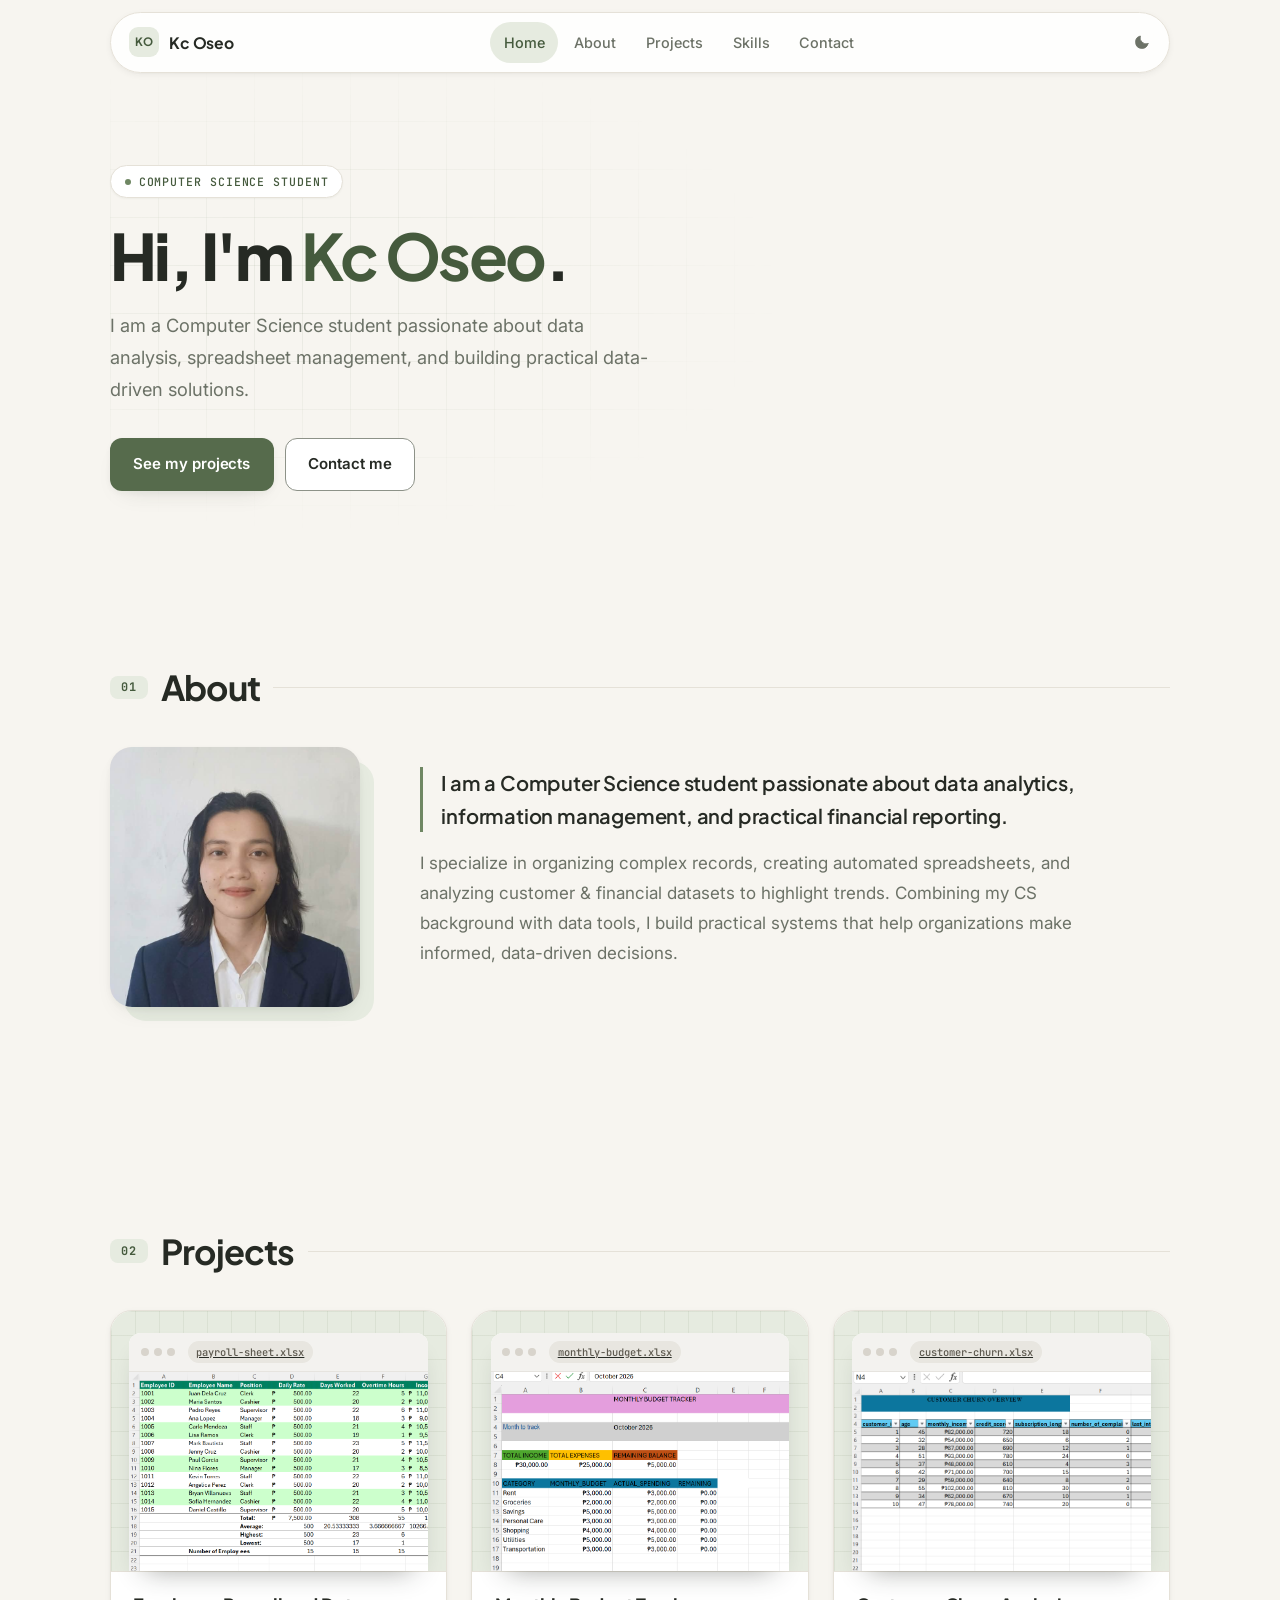
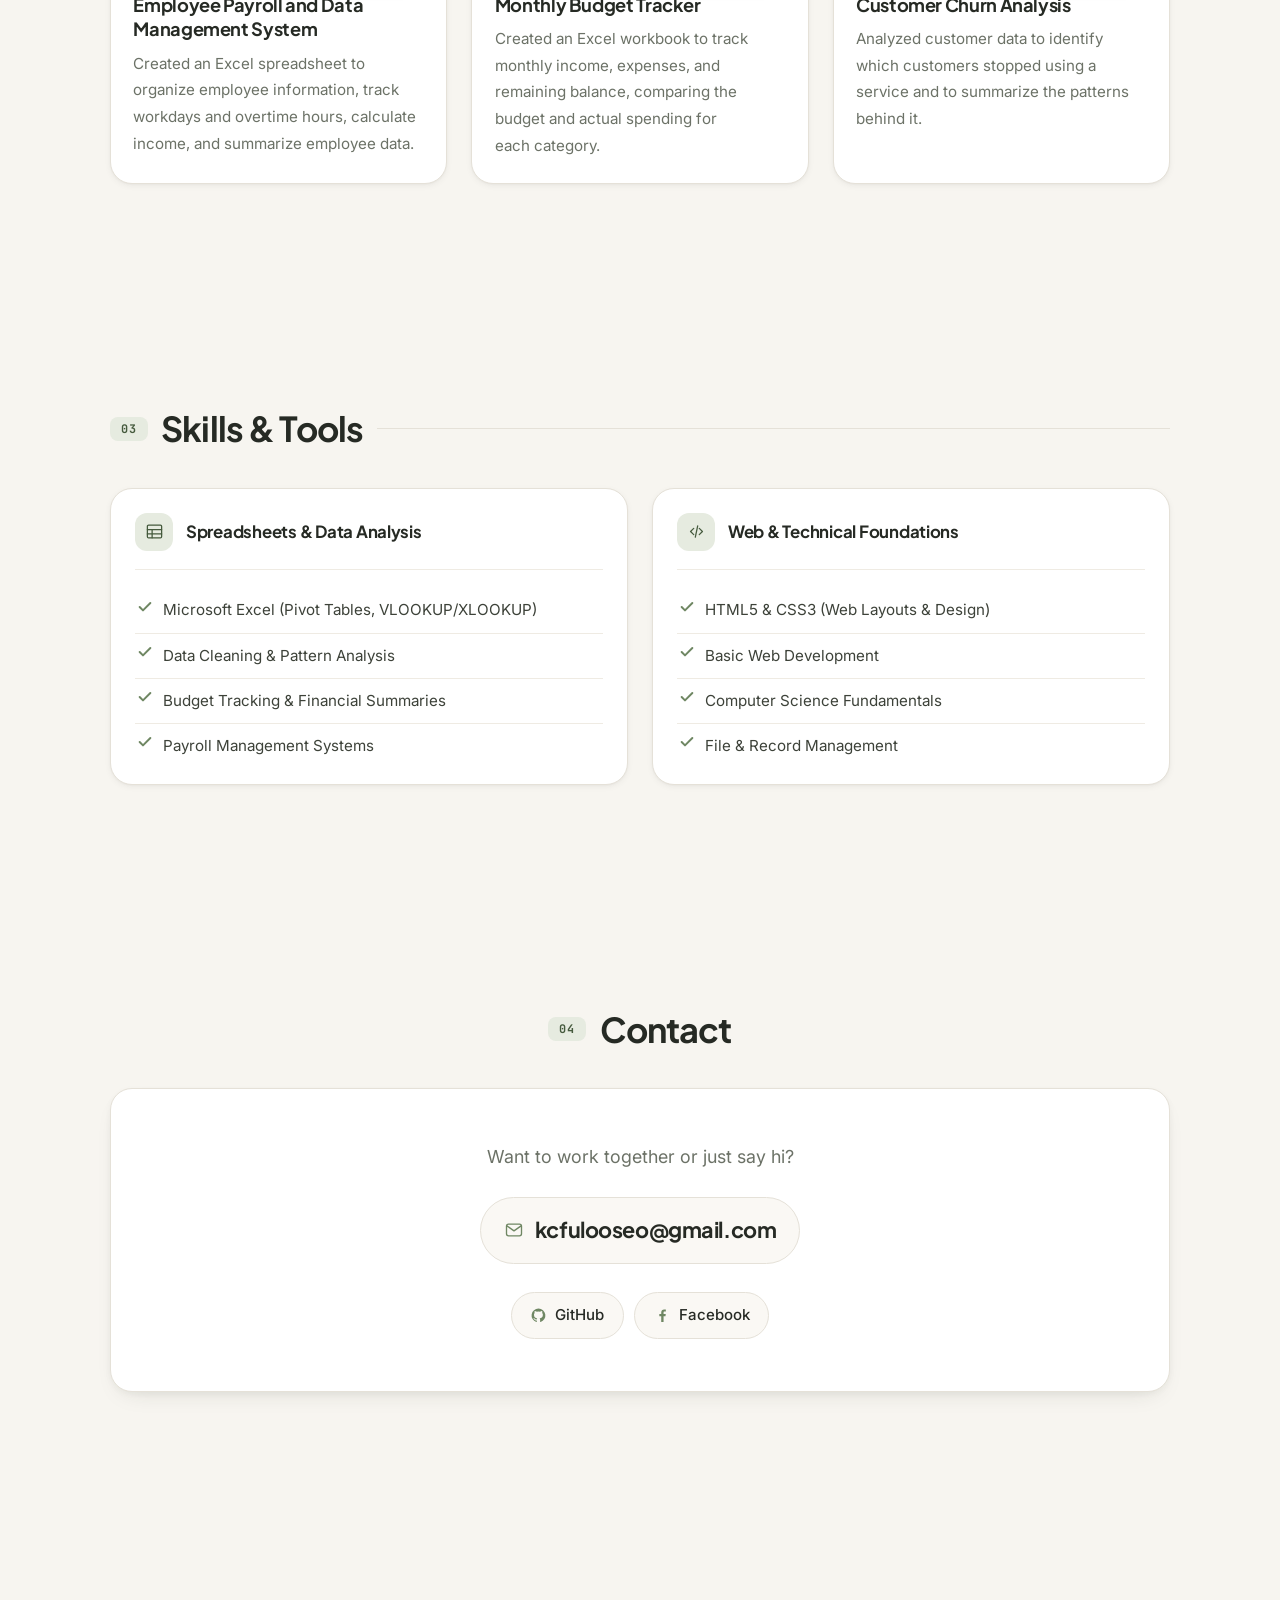
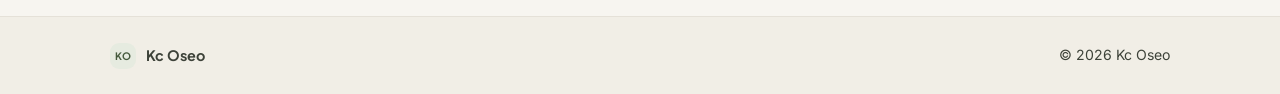
<file: index.html>
<!DOCTYPE html>
<html lang="en" data-theme="light">
<head>
  <meta charset="UTF-8">
  <meta name="viewport" content="width=device-width, initial-scale=1.0">
  <title>Kc Oseo — Portfolio</title>
  <meta name="description" content="Portfolio of Kc Oseo, a Computer Science student specializing in data analysis, spreadsheet management, and data reporting.">
  <meta name="theme-color" content="#f7f5f0">
  <link rel="preconnect" href="https://fonts.googleapis.com">
  <link rel="preconnect" href="https://fonts.gstatic.com" crossorigin>
  <link href="https://fonts.googleapis.com/css2?family=Plus+Jakarta+Sans:wght@500;600;700;800&family=Inter:wght@400;500;600&family=JetBrains+Mono:wght@500;700&display=swap" rel="stylesheet">
  <link rel="stylesheet" href="style.css">
  <script>
    (function () {
      document.documentElement.classList.add("js");
      try {
        var saved = localStorage.getItem("kc-theme");
        var prefersDark = window.matchMedia("(prefers-color-scheme: dark)").matches;
        document.documentElement.setAttribute("data-theme", saved || (prefersDark ? "dark" : "light"));
      } catch (e) {
        document.documentElement.setAttribute("data-theme", "light");
      }
    })();
  </script>
</head>
<body>

  <div class="scroll-progress" aria-hidden="true"><span class="scroll-progress__bar"></span></div>

  <a class="skip-link" href="#top">Skip to content</a>

  <header class="site-header" data-header>
    <a class="brand" href="#top" aria-label="Kc Oseo — back to top">
      <span class="brand__mark" aria-hidden="true">KO</span>
      <span class="brand__name">Kc Oseo</span>
    </a>

    <nav id="primary-nav" aria-label="Main">
      <a href="#top">Home</a>
      <a href="#about">About</a>
      <a href="#work">Projects</a>
      <a href="#skills">Skills</a>
      <a href="#contact">Contact</a>
    </nav>

    <div class="header-actions">
      <button class="icon-btn" type="button" data-theme-toggle aria-label="Switch between light and dark theme" aria-pressed="false">
        <svg class="icon icon--sun" viewBox="0 0 24 24" aria-hidden="true" focusable="false">
          <circle cx="12" cy="12" r="4.2"/>
          <path d="M12 2.5v2.2M12 19.3v2.2M4.2 4.2l1.6 1.6M18.2 18.2l1.6 1.6M2.5 12h2.2M19.3 12h2.2M4.2 19.8l1.6-1.6M18.2 5.8l1.6-1.6"/>
        </svg>
        <svg class="icon icon--moon" viewBox="0 0 24 24" aria-hidden="true" focusable="false">
          <path d="M20 14.2A8.2 8.2 0 0 1 9.8 4 8.4 8.4 0 1 0 20 14.2Z"/>
        </svg>
      </button>
      <button class="icon-btn nav-toggle" type="button" data-nav-toggle aria-expanded="false" aria-controls="primary-nav" aria-label="Open navigation menu">
        <span class="nav-toggle__bar"></span>
        <span class="nav-toggle__bar"></span>
      </button>
    </div>
  </header>

  <main id="top">

    <!-- HERO -->
    <section class="hero">
      <div class="hero__grid-bg" aria-hidden="true"></div>

      <div class="hero__inner">
        <p class="eyebrow" data-reveal>
          <span class="eyebrow__dot" aria-hidden="true"></span>
          Computer Science Student
        </p>

        <h1 data-reveal>Hi, I'm <span class="hero__name">Kc Oseo</span>.</h1>

        <p class="lead" data-reveal>I am a Computer Science student passionate about data analysis, spreadsheet management, and building practical data-driven solutions.</p>

        <div class="actions" data-reveal>
          <a class="btn btn-primary" href="#work">See my projects</a>
          <a class="btn btn-secondary" href="#contact">Contact me</a>
        </div>
      </div>
    </section>

    <!-- ABOUT -->
    <section id="about" class="section">
      <h2 class="section-title" data-reveal><span class="section-title__num">01</span> About</h2>
      <div class="about-grid">
        <div class="about-media" data-reveal>
          <span class="about-media__frame" aria-hidden="true"></span>
          <img class="avatar" src="images/profile.jpg" alt="Photo of Kc Oseo" width="260" height="260">
        </div>
        <div class="about-text" data-reveal>
          <p class="about-text__lead">I am a Computer Science student passionate about data analytics, information management, and practical financial reporting.</p>
          <p>I specialize in organizing complex records, creating automated spreadsheets, and analyzing customer &amp; financial datasets to highlight trends. Combining my CS background with data tools, I build practical systems that help organizations make informed, data-driven decisions.</p>
        </div>
      </div>
    </section>

    <!-- PROJECTS -->
    <section id="work" class="section">
      <h2 class="section-title" data-reveal><span class="section-title__num">02</span> Projects</h2>
      <div class="cards">

        <article class="card" data-reveal>
          <div class="project-shot">
            <a class="window" href="images/excel-project.png" target="_blank" rel="noopener" aria-label="Open full-size screenshot of the payroll spreadsheet">
              <span class="window-bar" aria-hidden="true">
                <i></i><i></i><i></i>
                <span class="window-bar__url">payroll-sheet.xlsx</span>
              </span>
              <img class="project-img" src="images/excel-project.png" alt="Excel spreadsheet showing employee payroll data with daily rate, days worked, overtime hours, and income, plus totals and averages">
            </a>
          </div>
          <div class="card-body">
            <h3>Employee Payroll and Data Management System</h3>
            <p>Created an Excel spreadsheet to organize employee information, track workdays and overtime hours, calculate income, and summarize employee data.</p>
          </div>
        </article>

        <article class="card" data-reveal>
          <div class="project-shot">
            <a class="window" href="images/excel-budget.png" target="_blank" rel="noopener" aria-label="Open full-size screenshot of the budget tracker">
              <span class="window-bar" aria-hidden="true">
                <i></i><i></i><i></i>
                <span class="window-bar__url">monthly-budget.xlsx</span>
              </span>
              <img class="project-img" src="images/excel-budget.png" alt="Excel monthly budget tracker showing total income, total expenses, remaining balance, and budget versus actual spending by category">
            </a>
          </div>
          <div class="card-body">
            <h3>Monthly Budget Tracker</h3>
            <p>Created an Excel workbook to track monthly income, expenses, and remaining balance, comparing the budget and actual spending for each category.</p>
          </div>
        </article>

        <article class="card" data-reveal>
          <div class="project-shot">
            <a class="window" href="images/customer-churn.png" target="_blank" rel="noopener" aria-label="Open full-size screenshot of the customer churn project">
              <span class="window-bar" aria-hidden="true">
                <i></i><i></i><i></i>
                <span class="window-bar__url">customer-churn.xlsx</span>
              </span>
              <img class="project-img" src="images/customer-churn.png" alt="Customer churn analysis project screenshot">
            </a>
          </div>
          <div class="card-body">
            <h3>Customer Churn Analysis</h3>
            <p>Analyzed customer data to identify which customers stopped using a service and to summarize the patterns behind it.</p>
          </div>
        </article>

      </div>
    </section>

    <!-- SKILLS -->
    <section id="skills" class="section">
      <h2 class="section-title" data-reveal><span class="section-title__num">03</span> Skills &amp; Tools</h2>
      <div class="skills">

        <article class="skill-group" data-reveal>
          <div class="skill-group__head">
            <span class="skill-group__icon" aria-hidden="true">
              <svg viewBox="0 0 24 24" focusable="false"><path d="M3 5.5A1.5 1.5 0 0 1 4.5 4h15A1.5 1.5 0 0 1 21 5.5v13A1.5 1.5 0 0 1 19.5 20h-15A1.5 1.5 0 0 1 3 18.5Z"/><path d="M3 9.5h18M9 9.5V20M3 15h18"/></svg>
            </span>
            <h3>Spreadsheets &amp; Data Analysis</h3>
          </div>
          <ul>
            <li>Microsoft Excel (Pivot Tables, VLOOKUP/XLOOKUP)</li>
            <li>Data Cleaning &amp; Pattern Analysis</li>
            <li>Budget Tracking &amp; Financial Summaries</li>
            <li>Payroll Management Systems</li>
          </ul>
        </article>

        <article class="skill-group" data-reveal>
          <div class="skill-group__head">
            <span class="skill-group__icon" aria-hidden="true">
              <svg viewBox="0 0 24 24" focusable="false"><path d="m8.5 8-4 4 4 4M15.5 8l4 4-4 4M13.5 5l-3 14"/></svg>
            </span>
            <h3>Web &amp; Technical Foundations</h3>
          </div>
          <ul>
            <li>HTML5 &amp; CSS3 (Web Layouts &amp; Design)</li>
            <li>Basic Web Development</li>
            <li>Computer Science Fundamentals</li>
            <li>File &amp; Record Management</li>
          </ul>
        </article>

      </div>
    </section>

    <!-- CONTACT -->
    <section id="contact" class="section contact">
      <h2 class="section-title" data-reveal><span class="section-title__num">04</span> Contact</h2>
      <div class="contact-card" data-reveal>
        <p class="contact-lead">Want to work together or just say hi?</p>

        <a class="email" href="mailto:kcfulooseo@gmail.com">
          <span class="email__icon" aria-hidden="true">
            <svg viewBox="0 0 24 24" focusable="false"><rect x="3" y="5" width="18" height="14" rx="2.5"/><path d="m3.5 7 8.5 6 8.5-6"/></svg>
          </span>
          <span class="email__text">kcfulooseo@gmail.com</span>
        </a>

        <ul class="socials">
          <li>
            <a href="https://github.com/kcfulooseo" target="_blank" rel="noopener">
              <span class="socials__icon" aria-hidden="true">
                <svg viewBox="0 0 24 24" focusable="false"><path d="M12 2.2a9.8 9.8 0 0 0-3.1 19.1c.5.1.7-.2.7-.5v-1.8c-2.8.6-3.4-1.3-3.4-1.3-.4-1.2-1.1-1.5-1.1-1.5-.9-.6.1-.6.1-.6 1 .1 1.5 1 1.5 1 .9 1.5 2.3 1.1 2.9.8.1-.6.3-1.1.6-1.3-2.2-.3-4.6-1.1-4.6-5 0-1.1.4-2 1-2.7-.1-.3-.4-1.3.1-2.7 0 0 .8-.3 2.7 1a9.4 9.4 0 0 1 5 0c1.9-1.3 2.7-1 2.7-1 .5 1.4.2 2.4.1 2.7.6.7 1 1.6 1 2.7 0 3.9-2.4 4.7-4.6 5 .4.3.7.9.7 1.9v2.8c0 .3.2.6.7.5A9.8 9.8 0 0 0 12 2.2Z"/></svg>
              </span>
              GitHub
            </a>
          </li>
          <li>
            <a href="https://www.facebook.com/kaye.ceeloseo" target="_blank" rel="noopener">
              <span class="socials__icon" aria-hidden="true">
                <svg viewBox="0 0 24 24" focusable="false"><path d="M13.5 21v-8h2.7l.4-3.1h-3.1V7.9c0-.9.2-1.5 1.5-1.5h1.7V3.6c-.3 0-1.3-.1-2.4-.1-2.4 0-4.1 1.5-4.1 4.2v2.2H7.5V13h2.7v8Z"/></svg>
              </span>
              Facebook
            </a>
          </li>
        </ul>
      </div>
    </section>

  </main>

  <footer class="site-footer">
    <div class="site-footer__inner">
      <a class="brand brand--sm" href="#top" aria-label="Back to top">
        <span class="brand__mark" aria-hidden="true">KO</span>
        <span class="brand__name">Kc Oseo</span>
      </a>
      <p>© 2026 Kc Oseo</p>
    </div>
  </footer>

  <script src="script.js" defer></script>
</body>
</html>
</file>
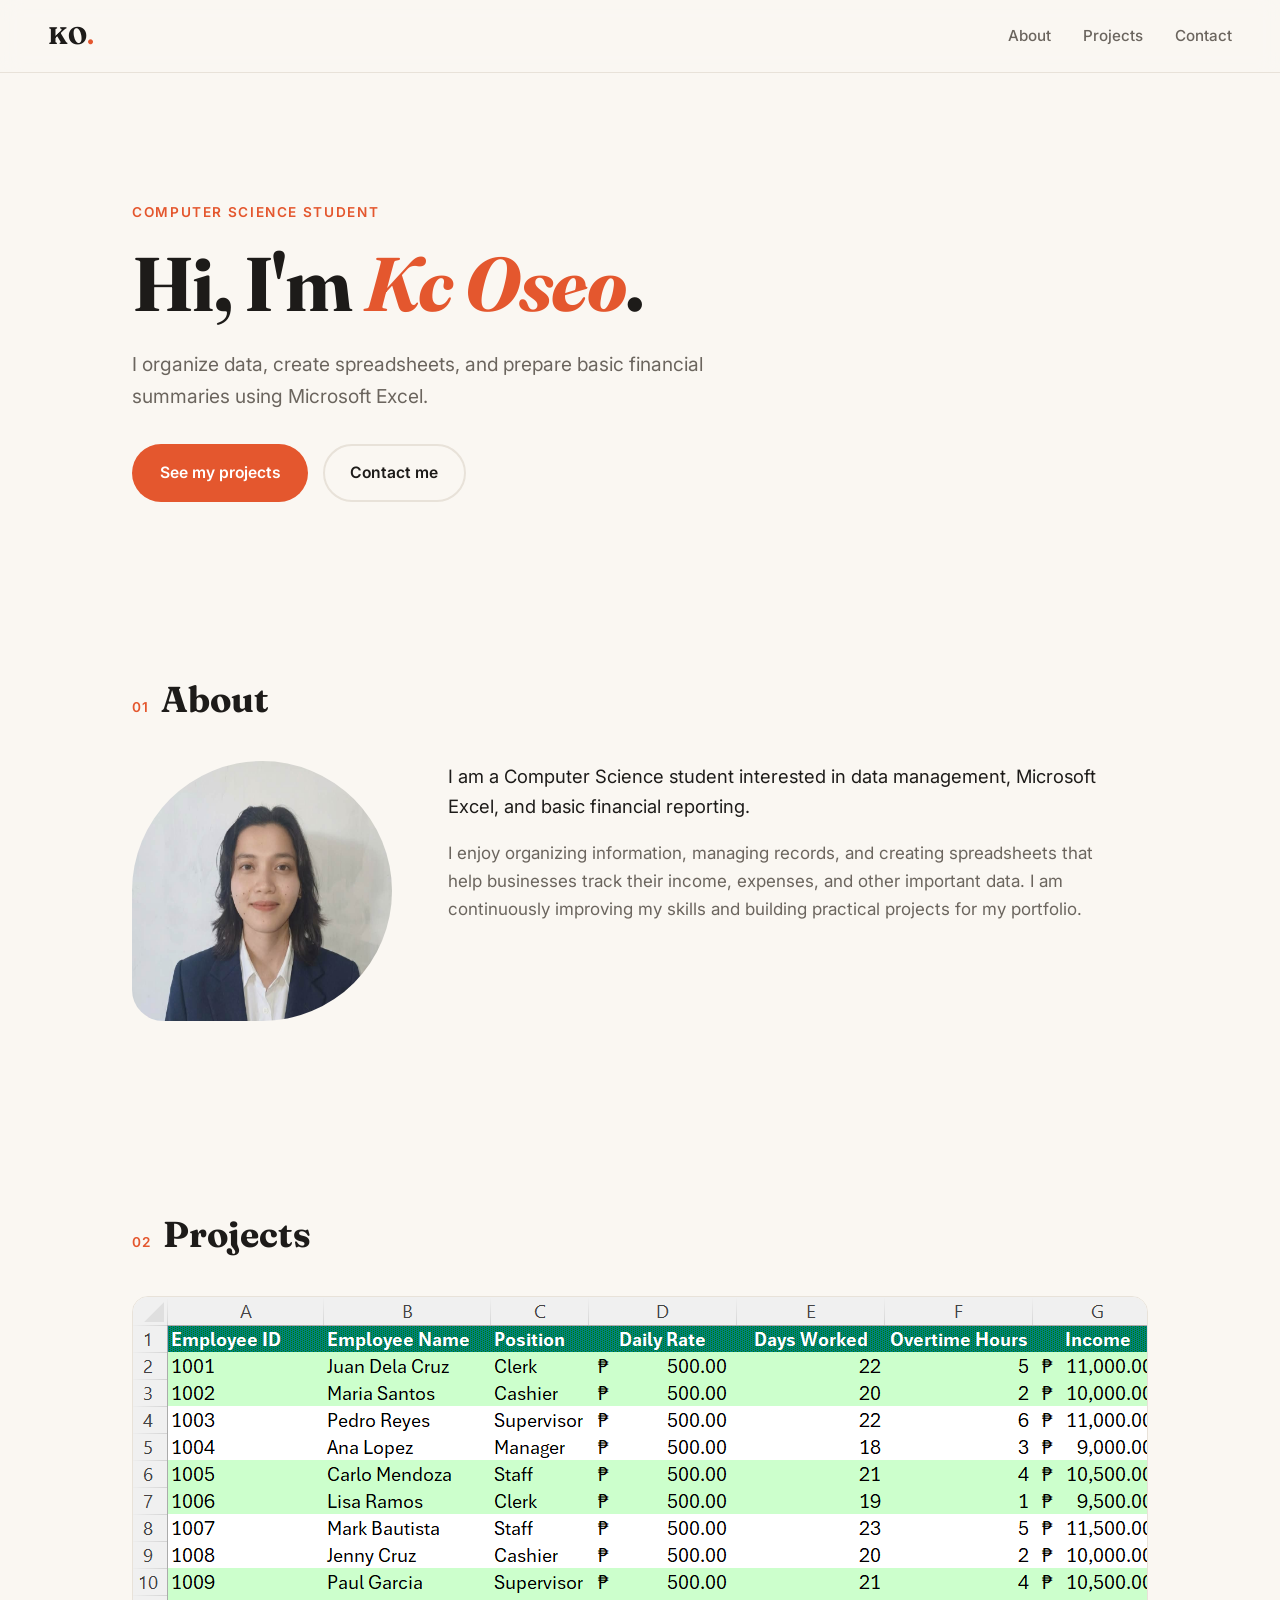
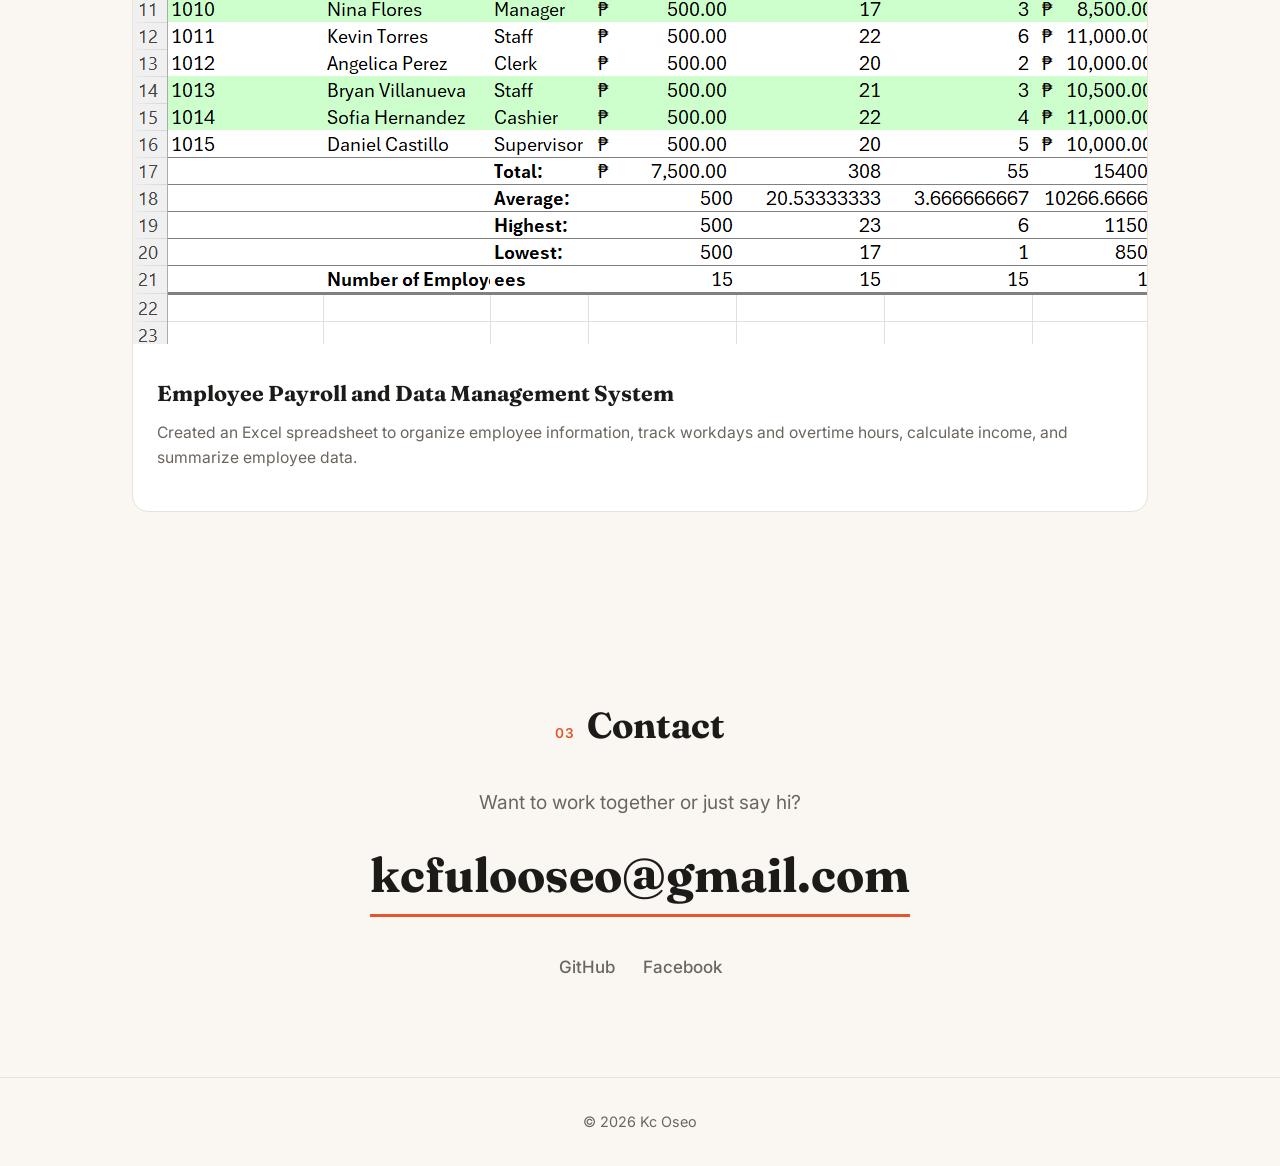
<file: Portfolio_Website/index.html>
<!DOCTYPE html>
<html lang="en">
<head>
  <meta charset="UTF-8">
  <meta name="viewport" content="width=device-width, initial-scale=1.0">
  <title>Kc Oseo — Portfolio</title>
  <meta name="description" content="Portfolio of Kc Oseo, a Computer Science student who organizes data, creates spreadsheets, and prepares basic financial summaries in Microsoft Excel.">
  <link rel="preconnect" href="https://fonts.googleapis.com">
  <link rel="preconnect" href="https://fonts.gstatic.com" crossorigin>
  <link href="https://fonts.googleapis.com/css2?family=Fraunces:opsz,wght@9..144,500;9..144,700&family=Inter:wght@400;500;600&display=swap" rel="stylesheet">
  <link rel="stylesheet" href="style.css">
</head>
<body>

  <header class="site-header">
    <a class="logo" href="#top">KO<span>.</span></a>
    <nav aria-label="Main">
      <a href="#about">About</a>
      <a href="#work">Projects</a>
      <a href="#contact">Contact</a>
    </nav>
  </header>

  <main id="top">

    <!-- HERO -->
    <section class="hero">
      <p class="eyebrow">Computer Science Student</p>
      <h1>Hi, I'm <em>Kc Oseo</em>.</h1>
      <p class="lead">I organize data, create spreadsheets, and prepare basic financial summaries using Microsoft Excel.</p>
      <div class="actions">
        <a class="btn btn-primary" href="#work">See my projects</a>
        <a class="btn btn-ghost" href="#contact">Contact me</a>
      </div>
    </section>

    <!-- ABOUT -->
    <section id="about" class="section">
      <h2 class="section-title"><span>01</span> About</h2>
      <div class="about-grid">
        <img class="avatar" src="images/profile.jpg" alt="Photo of Kc Oseo" width="260" height="260">
        <div class="about-text">
          <p>I am a Computer Science student interested in data management, Microsoft Excel, and basic financial reporting.</p>
          <p>I enjoy organizing information, managing records, and creating spreadsheets that help businesses track their income, expenses, and other important data. I am continuously improving my skills and building practical projects for my portfolio.</p>
        </div>
      </div>
    </section>

    <!-- PROJECTS -->
    <section id="work" class="section">
      <h2 class="section-title"><span>02</span> Projects</h2>
      <div class="cards">

        <article class="card">
          <img class="project-img" src="images/excel-project.png" alt="Excel spreadsheet showing employee payroll data with daily rate, days worked, overtime hours, and income, plus totals and averages">
          <div class="card-body">
            <h3>Employee Payroll and Data Management System</h3>
            <p>Created an Excel spreadsheet to organize employee information, track workdays and overtime hours, calculate income, and summarize employee data.</p>
          </div>
        </article>

      </div>
    </section>

    <!-- CONTACT -->
    <section id="contact" class="section contact">
      <h2 class="section-title"><span>03</span> Contact</h2>
      <p class="contact-lead">Want to work together or just say hi?</p>
      <a class="email" href="mailto:kcfulooseo@gmail.com">kcfulooseo@gmail.com</a>
      <ul class="socials">
        <li><a href="https://github.com/kcfulooseo" target="_blank" rel="noopener">GitHub</a></li>
        <li><a href="https://www.facebook.com/kaye.ceeloseo" target="_blank" rel="noopener">Facebook</a></li>
      </ul>
    </section>

  </main>

  <footer class="site-footer">
    <p>© 2026 Kc Oseo</p>
  </footer>

</body>
</html>
</file>
<file: style.css>
/* ==========================================================
   Portfolio — "Warm Paper & Sage" theme
   Cream paper background, sage green accent, charcoal text.
   ========================================================== */
@import url("https://fonts.googleapis.com/css2?family=JetBrains+Mono:wght@500;700&display=swap");

/* ---------- Design tokens ---------- */
:root {
  color-scheme: light;

  --bg: #f7f5f0;
  --bg-alt: #f1eee6;
  --surface: #ffffff;
  --surface-alt: #faf8f4;

  --text: #262a24;
  --text-soft: #3d4239;
  --muted: #6c7267;
  --muted-2: #8d9288;

  --accent: #6f8763;
  --accent-strong: #566b4c;
  --accent-deep: #455a3d;
  --accent-soft: #e6ebe0;
  --accent-tint: #f0f3ec;
  --accent-ink: #2f3b28;

  --border: #e5e1d8;
  --border-soft: #efebe3;
  --border-strong: #d8d3c7;
  --grid: rgba(111, 135, 99, 0.09);

  --shadow-xs: 0 1px 2px rgba(38, 42, 36, 0.04);
  --shadow-sm: 0 2px 6px rgba(38, 42, 36, 0.05), 0 1px 2px rgba(38, 42, 36, 0.03);
  --shadow-md: 0 10px 26px -14px rgba(38, 42, 36, 0.18), 0 2px 6px rgba(38, 42, 36, 0.04);
  --shadow-lg: 0 26px 54px -28px rgba(38, 42, 36, 0.28), 0 8px 18px -14px rgba(38, 42, 36, 0.14);

  --radius-xs: 8px;
  --radius-sm: 12px;
  --radius: 16px;
  --radius-lg: 22px;
  --radius-pill: 999px;

  --max: 1140px;
  --gutter: clamp(1.15rem, 5vw, 2.5rem);
  --section-gap: clamp(4rem, 9vw, 7rem);

  --display: "Plus Jakarta Sans", "Inter", system-ui, -apple-system, "Segoe UI", sans-serif;
  --sans: "Inter", system-ui, -apple-system, "Segoe UI", Roboto, sans-serif;
  --mono: "JetBrains Mono", ui-monospace, "Cascadia Code", Consolas, monospace;

  --ease: cubic-bezier(0.22, 0.61, 0.36, 1);
  --ease-out: cubic-bezier(0.16, 1, 0.3, 1);
}

:root[data-theme="dark"] {
  color-scheme: dark;

  --bg: #171914;
  --bg-alt: #1d201a;
  --surface: #20231c;
  --surface-alt: #242821;

  --text: #eceee7;
  --text-soft: #d3d7cc;
  --muted: #9ba196;
  --muted-2: #83897d;

  --accent: #9db391;
  --accent-strong: #b4c8a8;
  --accent-deep: #c3d5b8;
  --accent-soft: #2a3125;
  --accent-tint: #232920;
  --accent-ink: #0f120d;

  --border: #2e332a;
  --border-soft: #272b23;
  --border-strong: #3b4137;
  --grid: rgba(157, 179, 145, 0.08);

  --shadow-xs: 0 1px 2px rgba(0, 0, 0, 0.35);
  --shadow-sm: 0 2px 8px rgba(0, 0, 0, 0.35);
  --shadow-md: 0 12px 26px -14px rgba(0, 0, 0, 0.65), 0 2px 6px rgba(0, 0, 0, 0.3);
  --shadow-lg: 0 28px 56px -30px rgba(0, 0, 0, 0.8), 0 8px 20px -16px rgba(0, 0, 0, 0.5);
}

/* ---------- Base ---------- */
*, *::before, *::after { box-sizing: border-box; }

html {
  scroll-behavior: smooth;
  scroll-padding-top: 104px;
  -webkit-text-size-adjust: 100%;
}

body {
  margin: 0;
  font-family: var(--sans);
  font-size: 1.0625rem;
  line-height: 1.75;
  color: var(--text);
  background: var(--bg);
  -webkit-font-smoothing: antialiased;
  -moz-osx-font-smoothing: grayscale;
  overflow-x: clip;
  transition: background-color 0.3s var(--ease), color 0.3s var(--ease);
}

a { color: inherit; }
ul { margin: 0; padding: 0; list-style: none; }
img { max-width: 100%; display: block; }
button { font: inherit; color: inherit; }

::selection { background: var(--accent-soft); color: var(--accent-ink); }

:focus-visible {
  outline: 2px solid var(--accent);
  outline-offset: 3px;
  border-radius: 4px;
}

/* ---------- Utilities ---------- */
.skip-link {
  position: fixed;
  top: 0.75rem;
  left: 0.75rem;
  z-index: 200;
  padding: 0.7rem 1.1rem;
  border-radius: var(--radius-sm);
  background: var(--accent);
  color: #fff;
  font-weight: 600;
  text-decoration: none;
  transform: translateY(-160%);
  transition: transform 0.25s var(--ease);
}
.skip-link:focus-visible { transform: translateY(0); }

.scroll-progress {
  position: fixed;
  inset: 0 0 auto 0;
  z-index: 60;
  height: 2px;
  pointer-events: none;
}
.scroll-progress__bar {
  display: block;
  width: 100%;
  height: 100%;
  transform: scaleX(0);
  transform-origin: 0 50%;
  background: var(--accent);
  will-change: transform;
}

/* ---------- Header ---------- */
.site-header {
  position: sticky;
  top: 12px;
  z-index: 50;
  display: flex;
  align-items: center;
  justify-content: space-between;
  gap: 1rem;
  width: min(calc(100% - 2 * var(--gutter)), calc(var(--max) - 2 * var(--gutter)));
  margin: 12px auto 0;
  padding: 0.55rem 0.55rem 0.55rem 1.15rem;
  background: color-mix(in srgb, var(--surface) 85%, transparent);
  backdrop-filter: blur(14px) saturate(150%);
  -webkit-backdrop-filter: blur(14px) saturate(150%);
  border: 1px solid var(--border);
  border-radius: var(--radius-pill);
  box-shadow: var(--shadow-sm);
  transition: box-shadow 0.3s var(--ease), background-color 0.3s var(--ease),
              border-color 0.3s var(--ease);
}
.site-header.is-scrolled {
  background: color-mix(in srgb, var(--surface) 94%, transparent);
  border-color: var(--border-strong);
  box-shadow: var(--shadow-md);
}

.brand {
  display: inline-flex;
  align-items: center;
  gap: 0.6rem;
  text-decoration: none;
  color: var(--text);
}
.brand__mark {
  display: inline-flex;
  align-items: center;
  justify-content: center;
  width: 30px;
  height: 30px;
  border-radius: 9px;
  background: var(--accent-soft);
  color: var(--accent-deep);
  font-family: var(--display);
  font-size: 0.72rem;
  font-weight: 700;
  letter-spacing: 0.02em;
}
.brand__name {
  font-family: var(--display);
  font-size: 0.98rem;
  font-weight: 700;
  letter-spacing: -0.01em;
}
.brand--sm .brand__mark { width: 26px; height: 26px; font-size: 0.64rem; }
.brand--sm .brand__name { font-size: 0.9rem; color: var(--text-soft); }

.site-header nav { display: flex; gap: 0.15rem; }

.site-header nav a {
  padding: 0.5rem 0.85rem;
  border-radius: var(--radius-pill);
  font-size: 0.9rem;
  font-weight: 500;
  text-decoration: none;
  color: var(--muted);
  transition: color 0.2s var(--ease), background-color 0.2s var(--ease);
}
.site-header nav a:hover { color: var(--text); background: var(--accent-tint); }
.site-header nav a.is-active { color: var(--accent-deep); background: var(--accent-soft); }
:root[data-theme="dark"] .site-header nav a.is-active { color: var(--accent-deep); }

.header-actions { display: flex; align-items: center; gap: 0.25rem; }

.icon-btn {
  display: inline-flex;
  align-items: center;
  justify-content: center;
  width: 36px;
  height: 36px;
  padding: 0;
  border: 1px solid transparent;
  border-radius: var(--radius-pill);
  background: transparent;
  color: var(--muted);
  cursor: pointer;
  transition: background-color 0.2s var(--ease), color 0.2s var(--ease),
              border-color 0.2s var(--ease);
}
.icon-btn:hover { background: var(--accent-tint); color: var(--accent-deep); }

.icon {
  width: 18px;
  height: 18px;
  fill: none;
  stroke: currentColor;
  stroke-width: 1.6;
  stroke-linecap: round;
  stroke-linejoin: round;
}
.icon--moon { fill: currentColor; stroke-width: 1.1; }

:root[data-theme="light"] .icon--sun { display: none; }
:root[data-theme="dark"] .icon--moon { display: none; }

.nav-toggle { display: none; }
.nav-toggle__bar {
  display: block;
  width: 16px;
  height: 1.7px;
  border-radius: 2px;
  background: currentColor;
  transition: transform 0.28s var(--ease);
}
.nav-toggle__bar + .nav-toggle__bar { margin-top: 5px; }
.site-header.is-nav-open .nav-toggle__bar:first-child { transform: translateY(3.35px) rotate(45deg); }
.site-header.is-nav-open .nav-toggle__bar:last-child { transform: translateY(-3.35px) rotate(-45deg); }

/* ---------- Layout ---------- */
main {
  max-width: var(--max);
  margin: 0 auto;
  padding: 0 var(--gutter);
}

.section { padding: var(--section-gap) 0; scroll-margin-top: 104px; }

.section-title {
  display: flex;
  align-items: center;
  gap: 0.85rem;
  margin: 0 0 clamp(1.6rem, 3.5vw, 2.4rem);
  font-family: var(--display);
  font-size: clamp(1.6rem, 3.6vw, 2.15rem);
  font-weight: 700;
  line-height: 1.2;
  letter-spacing: -0.025em;
}
.section-title__num {
  display: inline-flex;
  align-items: center;
  justify-content: center;
  min-width: 2.35rem;
  padding: 0.3rem 0.5rem;
  border-radius: var(--radius-xs);
  background: var(--accent-soft);
  font-family: var(--mono);
  font-size: 0.74rem;
  font-weight: 700;
  letter-spacing: 0.06em;
  color: var(--accent-deep);
}
.section-title::after {
  content: "";
  flex: 1;
  height: 1px;
  background: var(--border);
}

/* ---------- Hero ---------- */
.hero {
  position: relative;
  isolation: isolate;
  padding: clamp(3rem, 8vw, 5.75rem) 0 clamp(2.5rem, 6vw, 4rem);
}

.hero__grid-bg {
  position: absolute;
  inset: 0;
  z-index: -1;
  pointer-events: none;
  background-image:
    linear-gradient(var(--grid) 1px, transparent 1px),
    linear-gradient(90deg, var(--grid) 1px, transparent 1px);
  background-size: 48px 48px;
  -webkit-mask-image: radial-gradient(ellipse 62% 72% at 20% 45%, #000 12%, transparent 70%);
  mask-image: radial-gradient(ellipse 62% 72% at 20% 45%, #000 12%, transparent 70%);
}

.eyebrow {
  display: inline-flex;
  align-items: center;
  gap: 0.5rem;
  margin: 0 0 1.4rem;
  padding: 0.35rem 0.85rem;
  border: 1px solid var(--border);
  border-radius: var(--radius-pill);
  background: var(--surface);
  font-family: var(--mono);
  font-size: 0.72rem;
  font-weight: 500;
  letter-spacing: 0.08em;
  text-transform: uppercase;
  color: var(--accent-deep);
  box-shadow: var(--shadow-xs);
}
.eyebrow__dot {
  width: 6px;
  height: 6px;
  border-radius: 50%;
  background: var(--accent);
}

.hero h1 {
  max-width: 16ch;
  margin: 0 0 1.25rem;
  font-family: var(--display);
  font-size: clamp(2.4rem, 6.2vw, 4rem);
  font-weight: 800;
  line-height: 1.08;
  letter-spacing: -0.04em;
  text-wrap: balance;
}
.hero__name {
  color: var(--accent-deep);
  font-weight: 700;
}
:root[data-theme="dark"] .hero__name { color: var(--accent-deep); }

.lead {
  max-width: 50ch;
  margin: 0 0 2rem;
  font-size: clamp(1.02rem, 1.5vw, 1.14rem);
  color: var(--muted);
  text-wrap: pretty;
}

.actions { display: flex; flex-wrap: wrap; gap: 0.7rem; }

.btn {
  display: inline-flex;
  align-items: center;
  gap: 0.5rem;
  padding: 0.78rem 1.4rem;
  border: 1px solid transparent;
  border-radius: var(--radius-sm);
  font-family: var(--sans);
  font-weight: 600;
  font-size: 0.94rem;
  letter-spacing: -0.005em;
  text-decoration: none;
  cursor: pointer;
  transition: background-color 0.2s var(--ease), color 0.2s var(--ease),
              border-color 0.2s var(--ease), box-shadow 0.2s var(--ease),
              transform 0.2s var(--ease);
}
.btn:hover { transform: translateY(-2px); }

.btn-primary {
  background: var(--accent-strong);
  color: #fff;
  box-shadow: var(--shadow-md);
}
.btn-primary:hover { background: var(--accent-deep); box-shadow: var(--shadow-lg); }
:root[data-theme="dark"] .btn-primary { background: var(--accent); color: var(--accent-ink); }
:root[data-theme="dark"] .btn-primary:hover { background: var(--accent-deep); }

.btn-secondary {
  background: var(--surface);
  border-color: var(--muted-2);
  color: var(--text);
}
.btn-secondary:hover { border-color: var(--accent); color: var(--accent-deep); }

/* ---------- About ---------- */
.about-grid {
  display: grid;
  grid-template-columns: 250px 1fr;
  gap: clamp(1.75rem, 5vw, 3.75rem);
  align-items: center;
}

.about-media { position: relative; isolation: isolate; }
.about-media__frame {
  position: absolute;
  inset: 14px -14px -14px 14px;
  z-index: -1;
  border-radius: var(--radius-lg);
  background: var(--accent-soft);
}

.avatar {
  width: 100%;
  aspect-ratio: 1;
  object-fit: cover;
  object-position: 50% 20%;
  border-radius: var(--radius-lg);
  background: var(--bg-alt);
  box-shadow: var(--shadow-md);
  transition: box-shadow 0.3s var(--ease);
}
.avatar:hover { box-shadow: var(--shadow-lg); }

.about-text p { margin: 0 0 1.1rem; max-width: 62ch; color: var(--muted); text-wrap: pretty; }
.about-text__lead {
  padding-left: 1.15rem;
  border-left: 3px solid var(--accent);
  font-family: var(--display);
  font-size: clamp(1.08rem, 1.9vw, 1.26rem);
  font-weight: 600;
  line-height: 1.6;
  letter-spacing: -0.01em;
  color: var(--text) !important;
}

/* ---------- Project cards ---------- */
.cards {
  display: grid;
  grid-template-columns: repeat(auto-fit, minmax(300px, 1fr));
  gap: 1.5rem;
}

.card {
  display: flex;
  flex-direction: column;
  overflow: hidden;
  background: var(--surface);
  border: 1px solid var(--border);
  border-radius: var(--radius-lg);
  box-shadow: var(--shadow-sm);
  transition: transform 0.25s var(--ease), box-shadow 0.25s var(--ease), border-color 0.25s var(--ease);
}
.card:hover {
  transform: translateY(-5px);
  border-color: var(--border-strong);
  box-shadow: var(--shadow-lg);
}

.project-shot {
  padding: 1.35rem 1.15rem 0;
  background-color: var(--accent-soft);
  background-image:
    linear-gradient(rgba(111, 135, 99, 0.10) 1px, transparent 1px),
    linear-gradient(90deg, rgba(111, 135, 99, 0.10) 1px, transparent 1px);
  background-size: 24px 24px, 24px 24px;
  border-bottom: 1px solid var(--border);
}

.window {
  display: block;
  overflow: hidden;
  border-radius: var(--radius-sm) var(--radius-sm) 0 0;
  background: #fff;
  box-shadow: 0 14px 26px -16px rgba(38, 42, 36, 0.45);
  transition: box-shadow 0.25s var(--ease);
}
.window:hover { box-shadow: 0 18px 30px -16px rgba(38, 42, 36, 0.5); }

.window-bar {
  display: flex;
  align-items: center;
  gap: 5px;
  padding: 0.5rem 0.7rem;
  background: #f3f2ef;
  border-bottom: 1px solid #e6e4df;
}
.window-bar i { width: 8px; height: 8px; border-radius: 50%; background: #d8d4cc; flex: none; }
.window-bar__url {
  margin-left: 0.5rem;
  padding: 0.12rem 0.55rem;
  border-radius: var(--radius-pill);
  background: #e8e6e0;
  font-family: var(--mono);
  font-size: 0.65rem;
  font-weight: 500;
  color: #5c584e;
  overflow: hidden;
  text-overflow: ellipsis;
  white-space: nowrap;
}

.project-img {
  width: 100%;
  aspect-ratio: 3 / 2;
  object-fit: cover;
  object-position: top left;
  transition: transform 0.4s var(--ease);
}
.window:hover .project-img { transform: scale(1.03); }

.card-body { flex: 1; padding: 1.3rem 1.4rem 1.5rem; }
.card-body h3 {
  margin: 0 0 0.55rem;
  font-family: var(--display);
  font-size: 1.14rem;
  font-weight: 700;
  line-height: 1.35;
  letter-spacing: -0.02em;
}
.card-body p { margin: 0; color: var(--muted); font-size: 0.95rem; text-wrap: pretty; }

/* ---------- Skills ---------- */
.skills {
  display: grid;
  grid-template-columns: repeat(auto-fit, minmax(300px, 1fr));
  gap: 1.5rem;
}

.skill-group {
  padding: 1.5rem;
  background: var(--surface);
  border: 1px solid var(--border);
  border-radius: var(--radius-lg);
  box-shadow: var(--shadow-sm);
  transition: transform 0.25s var(--ease), box-shadow 0.25s var(--ease), border-color 0.25s var(--ease);
}
.skill-group:hover {
  transform: translateY(-4px);
  border-color: var(--border-strong);
  box-shadow: var(--shadow-lg);
}

.skill-group__head {
  display: flex;
  align-items: center;
  gap: 0.8rem;
  margin-bottom: 1.15rem;
  padding-bottom: 1.15rem;
  border-bottom: 1px solid var(--border-soft);
}
.skill-group__icon {
  display: inline-flex;
  align-items: center;
  justify-content: center;
  width: 38px;
  height: 38px;
  flex: none;
  border-radius: var(--radius-sm);
  background: var(--accent-soft);
  color: var(--accent-deep);
}
.skill-group__icon svg {
  width: 19px;
  height: 19px;
  fill: none;
  stroke: currentColor;
  stroke-width: 1.6;
  stroke-linecap: round;
  stroke-linejoin: round;
}
.skill-group h3 {
  margin: 0;
  font-family: var(--display);
  font-size: 1.05rem;
  font-weight: 700;
  line-height: 1.3;
  letter-spacing: -0.015em;
}

.skill-group li {
  position: relative;
  padding: 0.55rem 0 0.55rem 1.75rem;
  border-bottom: 1px solid var(--border-soft);
  font-size: 0.95rem;
  color: var(--text-soft);
}
.skill-group li:last-child { border-bottom: 0; padding-bottom: 0; }
.skill-group li::before {
  content: "";
  position: absolute;
  left: 0.1rem;
  top: 0.63rem;
  width: 1rem;
  height: 1rem;
  background: var(--accent);
  -webkit-mask: url("data:image/svg+xml,%3Csvg xmlns='http://www.w3.org/2000/svg' viewBox='0 0 24 24' fill='none' stroke='%23000' stroke-width='3' stroke-linecap='round' stroke-linejoin='round'%3E%3Cpolyline points='20 6 9 17 4 12'/%3E%3C/svg%3E") center / contain no-repeat;
  mask: url("data:image/svg+xml,%3Csvg xmlns='http://www.w3.org/2000/svg' viewBox='0 0 24 24' fill='none' stroke='%23000' stroke-width='3' stroke-linecap='round' stroke-linejoin='round'%3E%3Cpolyline points='20 6 9 17 4 12'/%3E%3C/svg%3E") center / contain no-repeat;
}

/* ---------- Contact ---------- */
.contact { text-align: center; }
.contact .section-title { justify-content: center; }
.contact .section-title::after { display: none; }

.contact-card {
  padding: clamp(2rem, 5vw, 3.25rem) clamp(1.25rem, 5vw, 3rem);
  background: var(--surface);
  border: 1px solid var(--border);
  border-radius: var(--radius-lg);
  box-shadow: var(--shadow-md);
}
.contact-lead {
  margin: 0 0 1.5rem;
  font-size: 1.12rem;
  color: var(--muted);
}

.email {
  display: inline-flex;
  align-items: center;
  gap: 0.7rem;
  max-width: 100%;
  padding: 0.85rem 1.4rem;
  border: 1px solid var(--border);
  border-radius: var(--radius-pill);
  background: var(--surface-alt);
  font-family: var(--display);
  font-size: clamp(1.02rem, 2.6vw, 1.35rem);
  font-weight: 700;
  letter-spacing: -0.02em;
  text-decoration: none;
  overflow-wrap: anywhere;
  transition: background-color 0.2s var(--ease), border-color 0.2s var(--ease),
              color 0.2s var(--ease), box-shadow 0.2s var(--ease), transform 0.2s var(--ease);
}
.email:hover {
  background: var(--accent-strong);
  border-color: var(--accent-strong);
  color: #fff;
  box-shadow: var(--shadow-md);
  transform: translateY(-2px);
}
:root[data-theme="dark"] .email:hover { background: var(--accent); color: var(--accent-ink); }
.email__icon { display: inline-flex; flex: none; color: var(--accent); }
.email:hover .email__icon { color: currentColor; }
.email__icon svg {
  width: 20px;
  height: 20px;
  fill: none;
  stroke: currentColor;
  stroke-width: 1.6;
  stroke-linecap: round;
  stroke-linejoin: round;
}

.socials {
  display: flex;
  flex-wrap: wrap;
  justify-content: center;
  gap: 0.65rem;
  margin-top: 1.75rem;
}
.socials a {
  display: inline-flex;
  align-items: center;
  gap: 0.5rem;
  padding: 0.6rem 1.15rem;
  border: 1px solid var(--border);
  border-radius: var(--radius-pill);
  background: var(--surface-alt);
  font-weight: 500;
  font-size: 0.94rem;
  text-decoration: none;
  color: var(--text);
  transition: background-color 0.2s var(--ease), border-color 0.2s var(--ease),
              color 0.2s var(--ease), transform 0.2s var(--ease);
}
.socials a:hover {
  background: var(--accent-soft);
  border-color: var(--accent);
  color: var(--accent-deep);
  transform: translateY(-2px);
}
.socials__icon { display: inline-flex; color: var(--accent); }
.socials a:hover .socials__icon { color: inherit; }
.socials__icon svg { width: 17px; height: 17px; fill: currentColor; }

/* ---------- Footer ---------- */
.site-footer {
  margin-top: var(--section-gap);
  border-top: 1px solid var(--border);
  background: var(--bg-alt);
}
.site-footer__inner {
  display: flex;
  align-items: center;
  justify-content: space-between;
  gap: 1rem;
  max-width: var(--max);
  margin: 0 auto;
  padding: 1.6rem var(--gutter);
  font-size: 0.88rem;
  color: var(--text-soft);
}
.site-footer p { margin: 0; }

/* ---------- Scroll reveal ---------- */
.js [data-reveal] {
  opacity: 0;
  transform: translateY(14px);
  transition: opacity 0.55s var(--ease-out), transform 0.55s var(--ease-out);
}
.js [data-reveal].is-visible {
  opacity: 1;
  transform: none;
}

@media (prefers-reduced-motion: reduce) {
  html { scroll-behavior: auto; }
  *, *::before, *::after {
    animation: none !important;
    transition: none !important;
    scroll-behavior: auto !important;
  }
  .js [data-reveal] { opacity: 1 !important; transform: none !important; }
}

/* ---------- Responsive ---------- */
@media (max-width: 900px) {
  .hero { padding-bottom: clamp(2rem, 5vw, 3rem); }
  .hero h1 { max-width: 100%; }
}

@media (max-width: 860px) {
  .nav-toggle { display: inline-flex; flex-direction: column; justify-content: center; }

  .site-header nav {
    position: absolute;
    top: calc(100% + 10px);
    left: 0;
    right: 0;
    flex-direction: column;
    gap: 0.1rem;
    padding: 0.5rem;
    background: color-mix(in srgb, var(--surface) 97%, transparent);
    backdrop-filter: blur(16px) saturate(150%);
    -webkit-backdrop-filter: blur(16px) saturate(150%);
    border: 1px solid var(--border);
    border-radius: var(--radius);
    box-shadow: var(--shadow-lg);
    opacity: 0;
    visibility: hidden;
    transform: translateY(-6px);
    transition: opacity 0.2s var(--ease), transform 0.2s var(--ease), visibility 0.2s;
  }
  .site-header.is-nav-open nav {
    opacity: 1;
    visibility: visible;
    transform: translateY(0);
  }
  .site-header nav a { padding: 0.7rem 0.9rem; border-radius: var(--radius-sm); }
}

@media (max-width: 760px) {
  html { scroll-padding-top: 92px; }
  .section { scroll-margin-top: 92px; }

  .about-grid { grid-template-columns: 1fr; justify-items: start; }
  .about-media { max-width: 230px; }
  .about-media__frame { inset: 10px -10px -10px 10px; }

  .cards { grid-template-columns: 1fr; }
}

@media (max-width: 480px) {
  .site-header { padding-left: 0.9rem; }
  .brand__name { display: none; }
  .btn { width: 100%; justify-content: center; }
  .actions { width: 100%; }
  .email { width: 100%; justify-content: center; }
  .site-footer__inner { flex-direction: column; text-align: center; }
}
</file>
<file: Portfolio_Website/style.css>
/* ---------- Design tokens ---------- */
:root {
  --bg: #faf7f2;
  --surface: #ffffff;
  --text: #1d1b19;
  --muted: #6b655e;
  --accent: #e4572e;
  --accent-dark: #c4421d;
  --border: #e8e2d9;
  --radius: 16px;
  --max: 1080px;
  --serif: "Fraunces", Georgia, serif;
  --sans: "Inter", system-ui, -apple-system, "Segoe UI", sans-serif;
}

@media (prefers-color-scheme: dark) {
  :root {
    --bg: #14120f;
    --surface: #1e1b17;
    --text: #f3eee7;
    --muted: #a39b90;
    --border: #2f2a24;
  }
}

/* ---------- Base ---------- */
*, *::before, *::after { box-sizing: border-box; }

html {
  scroll-behavior: smooth;
  scroll-padding-top: 80px;
}

body {
  margin: 0;
  font-family: var(--sans);
  font-size: 1.0625rem;
  line-height: 1.65;
  color: var(--text);
  background: var(--bg);
  -webkit-font-smoothing: antialiased;
}

a { color: inherit; }
ul { margin: 0; padding: 0; list-style: none; }

:focus-visible {
  outline: 3px solid var(--accent);
  outline-offset: 3px;
  border-radius: 4px;
}

@media (prefers-reduced-motion: reduce) {
  html { scroll-behavior: auto; }
  * { transition: none !important; }
}

/* ---------- Header ---------- */
.site-header {
  position: sticky;
  top: 0;
  z-index: 10;
  display: flex;
  align-items: center;
  justify-content: space-between;
  padding: 1rem clamp(1rem, 5vw, 3rem);
  background: color-mix(in srgb, var(--bg) 85%, transparent);
  backdrop-filter: blur(10px);
  border-bottom: 1px solid var(--border);
}

.logo {
  font-family: var(--serif);
  font-weight: 700;
  font-size: 1.5rem;
  text-decoration: none;
}
.logo span { color: var(--accent); }

.site-header nav { display: flex; gap: clamp(0.9rem, 3vw, 2rem); }

.site-header nav a {
  font-size: 0.95rem;
  font-weight: 500;
  text-decoration: none;
  color: var(--muted);
  transition: color 0.2s;
}
.site-header nav a:hover { color: var(--accent); }

/* ---------- Layout ---------- */
main { max-width: var(--max); margin: 0 auto; padding: 0 clamp(1rem, 5vw, 2rem); }

.section { padding: clamp(3.5rem, 9vw, 6rem) 0; }

.section-title {
  display: flex;
  align-items: baseline;
  gap: 0.75rem;
  margin: 0 0 2.5rem;
  font-family: var(--serif);
  font-size: clamp(1.75rem, 4vw, 2.25rem);
  line-height: 1.2;
}
.section-title span {
  font-family: var(--sans);
  font-size: 0.85rem;
  font-weight: 600;
  letter-spacing: 0.08em;
  color: var(--accent);
}

/* ---------- Hero ---------- */
.hero { padding: clamp(4rem, 12vw, 8rem) 0 clamp(3rem, 8vw, 5rem); }

.eyebrow {
  margin: 0 0 1.25rem;
  font-size: 0.85rem;
  font-weight: 600;
  letter-spacing: 0.12em;
  text-transform: uppercase;
  color: var(--accent);
}

.hero h1 {
  max-width: 18ch;
  margin: 0 0 1.5rem;
  font-family: var(--serif);
  font-size: clamp(2.5rem, 7vw, 4.75rem);
  font-weight: 700;
  line-height: 1.08;
  letter-spacing: -0.02em;
}
.hero h1 em { font-style: italic; color: var(--accent); }

.lead {
  max-width: 52ch;
  margin: 0 0 2rem;
  font-size: 1.2rem;
  color: var(--muted);
}

.actions { display: flex; flex-wrap: wrap; gap: 0.9rem; }

.btn {
  display: inline-block;
  padding: 0.85rem 1.6rem;
  border-radius: 999px;
  font-weight: 600;
  font-size: 0.98rem;
  text-decoration: none;
  border: 2px solid transparent;
  transition: transform 0.2s, background 0.2s, border-color 0.2s, color 0.2s;
}
.btn:hover { transform: translateY(-2px); }

.btn-primary { background: var(--accent); color: #fff; }
.btn-primary:hover { background: var(--accent-dark); }

.btn-ghost { border-color: var(--border); }
.btn-ghost:hover { border-color: var(--accent); color: var(--accent); }

/* ---------- About ---------- */
.about-grid {
  display: grid;
  grid-template-columns: 260px 1fr;
  gap: clamp(1.5rem, 5vw, 3.5rem);
  align-items: start;
}

.avatar {
  aspect-ratio: 1;
  display: grid;
  place-items: center;
  border-radius: 50% 50% 50% 12%;
  background: linear-gradient(135deg, var(--accent), #f4a261);
  font-family: var(--serif);
  font-size: 4rem;
  font-weight: 700;
  color: #fff;
}

.about-text p { margin: 0 0 1.1rem; max-width: 60ch; color: var(--muted); }
.about-text p:first-child { color: var(--text); font-size: 1.15rem; }

.facts {
  display: flex;
  flex-wrap: wrap;
  gap: 1rem 2.5rem;
  margin-top: 1.75rem;
  padding-top: 1.5rem;
  border-top: 1px solid var(--border);
  color: var(--muted);
  font-size: 0.95rem;
}
.facts strong {
  display: block;
  font-family: var(--serif);
  font-size: 2rem;
  line-height: 1.1;
  color: var(--text);
}

/* ---------- Work cards ---------- */
.cards {
  display: grid;
  grid-template-columns: repeat(auto-fit, minmax(280px, 1fr));
  gap: 1.5rem;
}

.card {
  overflow: hidden;
  background: var(--surface);
  border: 1px solid var(--border);
  border-radius: var(--radius);
  transition: transform 0.25s, box-shadow 0.25s;
}
.card:hover {
  transform: translateY(-6px);
  box-shadow: 0 18px 40px -18px rgba(0, 0, 0, 0.3);
}

.thumb { height: 180px; }
.thumb-1 { background: linear-gradient(135deg, #f7b2bd, #e4572e); }
.thumb-2 { background: linear-gradient(135deg, #264653, #2a9d8f); }
.thumb-3 { background: linear-gradient(135deg, #f4a261, #e9c46a); }

.card-body { padding: 1.5rem; }
.card-body h3 { margin: 0 0 0.5rem; font-family: var(--serif); font-size: 1.35rem; }
.card-body p { margin: 0 0 1rem; color: var(--muted); font-size: 0.98rem; }

.tags { display: flex; flex-wrap: wrap; gap: 0.5rem; margin-bottom: 1.25rem; }
.tags li {
  padding: 0.2rem 0.7rem;
  border: 1px solid var(--border);
  border-radius: 999px;
  font-size: 0.78rem;
  font-weight: 500;
  color: var(--muted);
}

.card-link {
  font-weight: 600;
  font-size: 0.95rem;
  color: var(--accent);
  text-decoration: none;
}
.card-link:hover { text-decoration: underline; }

/* ---------- Skills ---------- */
.skills {
  display: grid;
  grid-template-columns: repeat(auto-fit, minmax(220px, 1fr));
  gap: 1.5rem;
}

.skill-group {
  padding: 1.5rem;
  background: var(--surface);
  border: 1px solid var(--border);
  border-radius: var(--radius);
}
.skill-group h3 {
  margin: 0 0 1rem;
  font-size: 0.85rem;
  letter-spacing: 0.1em;
  text-transform: uppercase;
  color: var(--accent);
}
.skill-group li { padding: 0.45rem 0; border-bottom: 1px dashed var(--border); }
.skill-group li:last-child { border-bottom: 0; }

/* ---------- Contact ---------- */
.contact { text-align: center; }
.contact .section-title { justify-content: center; }
.contact-lead { margin: 0 0 1rem; font-size: 1.2rem; color: var(--muted); }

.email {
  display: inline-block;
  font-family: var(--serif);
  font-size: clamp(1.6rem, 6vw, 3rem);
  font-weight: 700;
  text-decoration: none;
  border-bottom: 3px solid var(--accent);
  transition: color 0.2s;
}
.email:hover { color: var(--accent); }

.socials { display: flex; justify-content: center; gap: 1.75rem; margin-top: 2.25rem; }
.socials a { font-weight: 500; color: var(--muted); text-decoration: none; }
.socials a:hover { color: var(--accent); }

/* ---------- Footer ---------- */
.site-footer {
  padding: 2rem 1rem;
  text-align: center;
  border-top: 1px solid var(--border);
  font-size: 0.9rem;
  color: var(--muted);
}
.site-footer p { margin: 0; }

/* ---------- Responsive ---------- */
@media (max-width: 720px) {
  .about-grid { grid-template-columns: 1fr; }
  .avatar { max-width: 180px; font-size: 3rem; }
  .site-header { padding-block: 0.75rem; }
  .site-header nav a { font-size: 0.88rem; }
}

@media (max-width: 420px) {
  .logo { font-size: 1.25rem; }
  .site-header nav { gap: 0.75rem; }
}
</file>
